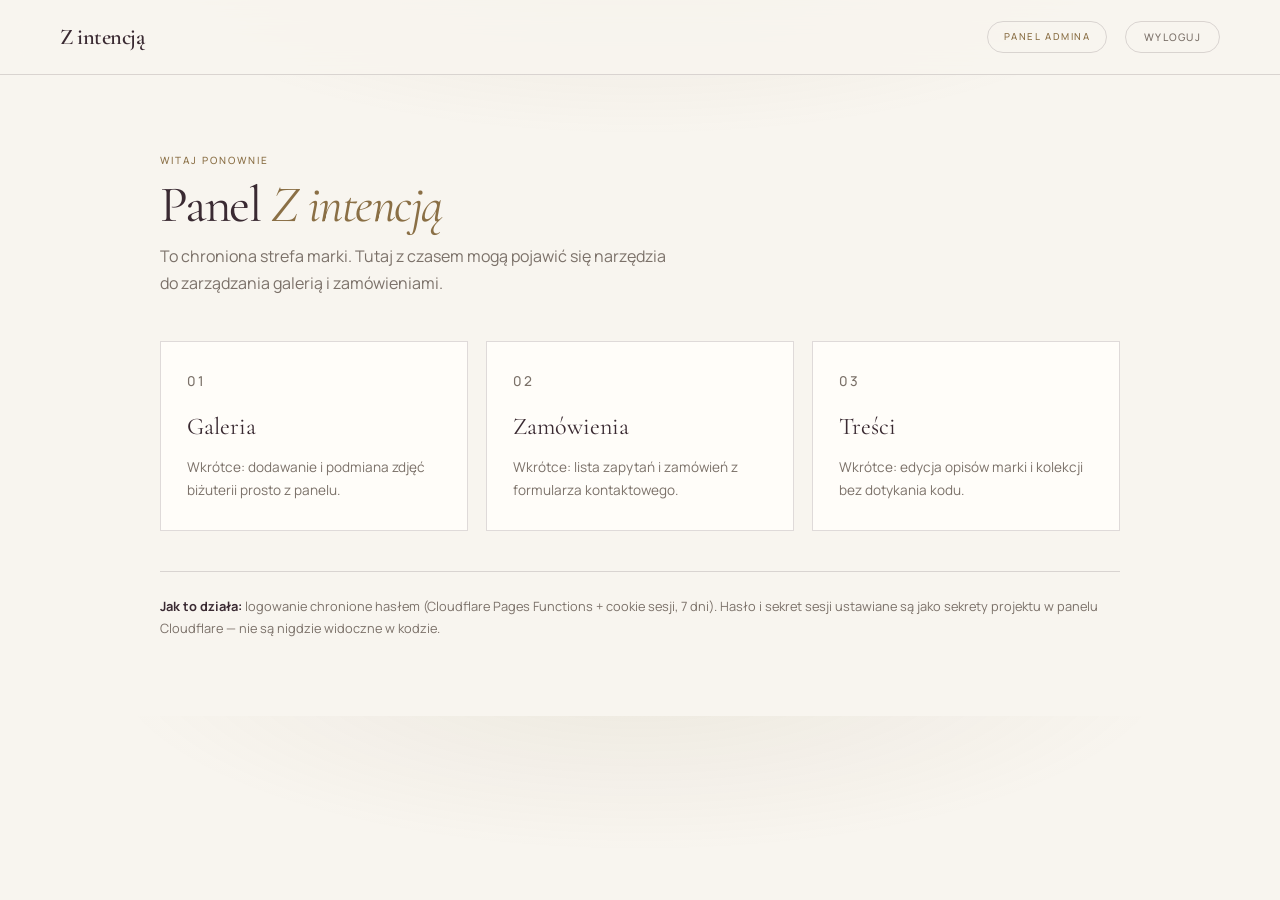
<file: admin/index.html>
<!DOCTYPE html>
<html lang="pl">
<head>
  <meta charset="UTF-8">
  <meta name="viewport" content="width=device-width, initial-scale=1.0">
  <title>Panel — Z intencją</title>
  <meta name="robots" content="noindex">
  <link rel="icon" href="/favicon.svg" type="image/svg+xml">
  <link href="https://fonts.googleapis.com/css2?family=Cormorant+Garamond:ital,wght@0,400;0,600;1,400&family=Manrope:wght@300;400;500;600&display=swap" rel="stylesheet">
  <style>
    :root {
      --bg: #f8f5ef;
      --wine: #3a2a32;
      --muted: #7b7169;
      --gold: #8a6f45;
      --border: rgba(58, 42, 50, 0.16);
      --bg-3: #fffdf9;
    }
    * { box-sizing: border-box; margin: 0; }
    body {
      background:
        radial-gradient(ellipse 70% 45% at 50% -8%, rgba(138, 111, 69, 0.10), transparent 60%),
        var(--bg);
      color: var(--wine);
      font-family: 'Manrope', sans-serif;
      line-height: 1.7;
      -webkit-font-smoothing: antialiased;
    }
    header {
      display: flex;
      justify-content: space-between;
      align-items: center;
      gap: 20px;
      padding: 18px clamp(20px, 5vw, 60px);
      border-bottom: 1px solid var(--border);
      background: rgba(248, 245, 239, 0.85);
      backdrop-filter: blur(14px);
      position: sticky;
      top: 0;
    }
    .brand {
      font-family: 'Cormorant Garamond', serif;
      font-size: 1.4rem;
      font-weight: 600;
      letter-spacing: -0.02em;
    }
    .header-right { display: flex; align-items: center; gap: 18px; }
    .badge {
      font-size: 0.6rem;
      font-weight: 500;
      letter-spacing: 0.16em;
      text-transform: uppercase;
      color: var(--gold);
      border: 1px solid var(--border);
      border-radius: 999px;
      padding: 7px 16px;
    }
    .logout {
      background: none;
      border: 1px solid var(--border);
      border-radius: 999px;
      padding: 8px 18px;
      font-family: inherit;
      font-size: 0.65rem;
      font-weight: 500;
      letter-spacing: 0.12em;
      text-transform: uppercase;
      color: var(--muted);
      cursor: pointer;
      transition: all 0.3s;
    }
    .logout:hover { background: var(--wine); border-color: var(--wine); color: var(--bg); }
    main {
      width: min(calc(100% - 40px), 960px);
      margin: 0 auto;
      padding-block: clamp(40px, 6vw, 80px);
    }
    .eyebrow {
      font-size: 0.625rem;
      font-weight: 500;
      letter-spacing: 0.2em;
      text-transform: uppercase;
      color: var(--gold);
      margin-bottom: 10px;
    }
    h1 {
      font-family: 'Cormorant Garamond', serif;
      font-size: clamp(2.2rem, 5vw, 3.2rem);
      font-weight: 400;
      letter-spacing: -0.03em;
      line-height: 1.05;
      margin-bottom: 10px;
    }
    h1 em { font-style: italic; color: var(--gold); }
    .lead { color: var(--muted); max-width: 52ch; margin-bottom: 44px; }
    .grid {
      display: grid;
      grid-template-columns: repeat(auto-fit, minmax(250px, 1fr));
      gap: 18px;
    }
    .card {
      background: var(--bg-3);
      border: 1px solid var(--border);
      padding: 28px 26px;
      transition: transform 0.35s cubic-bezier(0.22, 1, 0.36, 1), box-shadow 0.35s;
    }
    .card:hover { transform: translateY(-4px); box-shadow: 0 20px 44px rgba(58, 42, 50, 0.10); }
    .card-index {
      font-size: 0.625rem;
      font-weight: 500;
      letter-spacing: 0.18em;
      color: var(--gold);
      margin-bottom: 14px;
    }
    .card h2 {
      font-family: 'Cormorant Garamond', serif;
      font-size: 1.5rem;
      font-weight: 400;
      margin-bottom: 8px;
    }
    .card p { font-size: 0.85rem; color: var(--muted); }
    .card a { color: var(--gold); text-decoration: underline; text-underline-offset: 3px; }
    .note {
      margin-top: 40px;
      border-top: 1px solid var(--border);
      padding-top: 24px;
      font-size: 0.8rem;
      color: var(--muted);
    }
    .note strong { color: var(--wine); }
  </style>
</head>
<body>
  <header>
    <p class="brand">Z intencją</p>
    <div class="header-right">
      <span class="badge">panel admina</span>
      <button class="logout" data-logout>Wyloguj</button>
    </div>
  </header>

  <main>
    <p class="eyebrow">Witaj ponownie</p>
    <h1>Panel <em>Z intencją</em></h1>
    <p class="lead">
      To chroniona strefa marki. Tutaj z czasem mogą pojawić się narzędzia
      do zarządzania galerią i zamówieniami.
    </p>

    <div class="grid">
      <article class="card">
        <p class="card-index">01</p>
        <h2>Galeria</h2>
        <p>Wkrótce: dodawanie i podmiana zdjęć biżuterii prosto z panelu.</p>
      </article>
      <article class="card">
        <p class="card-index">02</p>
        <h2>Zamówienia</h2>
        <p>Wkrótce: lista zapytań i zamówień z formularza kontaktowego.</p>
      </article>
      <article class="card">
        <p class="card-index">03</p>
        <h2>Treści</h2>
        <p>Wkrótce: edycja opisów marki i kolekcji bez dotykania kodu.</p>
      </article>
    </div>

    <p class="note">
      <strong>Jak to działa:</strong> logowanie chronione hasłem (Cloudflare Pages
      Functions + cookie sesji, 7 dni). Hasło i sekret sesji ustawiane są jako
      sekrety projektu w panelu Cloudflare — nie są nigdzie widoczne w kodzie.
    </p>
  </main>

  <script>
    document.querySelector('[data-logout]').addEventListener('click', async () => {
      await fetch('/api/logout', { method: 'POST' });
      window.location.href = '/admin/login';
    });
  </script>
</body>
</html>
</file>
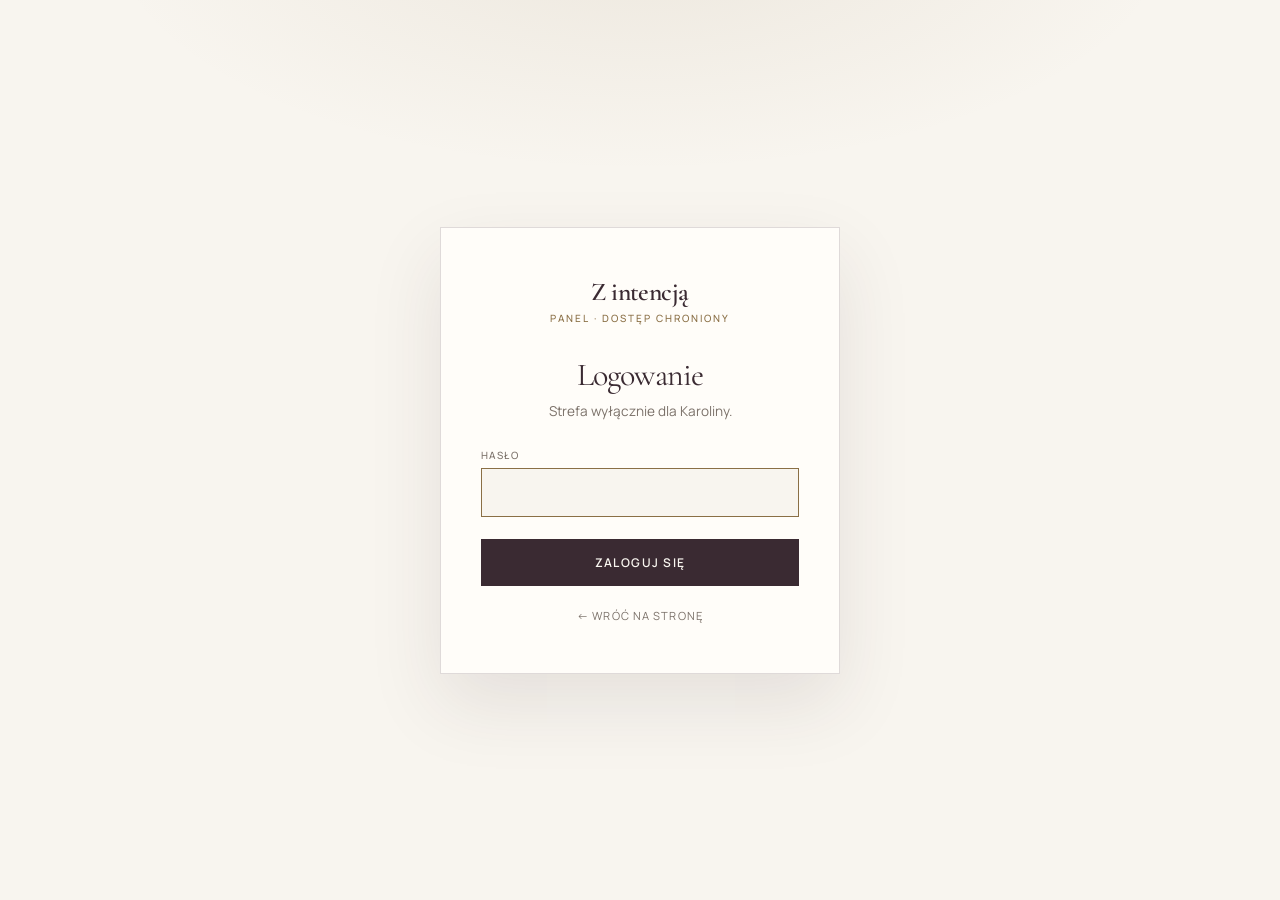
<file: admin/login.html>
<!DOCTYPE html>
<html lang="pl">
<head>
  <meta charset="UTF-8">
  <meta name="viewport" content="width=device-width, initial-scale=1.0">
  <title>Logowanie — Z intencją</title>
  <meta name="robots" content="noindex">
  <link rel="icon" href="/favicon.svg" type="image/svg+xml">
  <link href="https://fonts.googleapis.com/css2?family=Cormorant+Garamond:ital,wght@0,400;0,600;1,400&family=Manrope:wght@300;400;500;600&display=swap" rel="stylesheet">
  <style>
    :root {
      --bg: #f8f5ef;
      --wine: #3a2a32;
      --muted: #7b7169;
      --gold: #8a6f45;
      --border: rgba(58, 42, 50, 0.16);
    }
    * { box-sizing: border-box; margin: 0; }
    body {
      min-height: 100svh;
      display: grid;
      place-items: center;
      padding: 24px;
      background:
        radial-gradient(ellipse 70% 45% at 50% -8%, rgba(138, 111, 69, 0.10), transparent 60%),
        var(--bg);
      color: var(--wine);
      font-family: 'Manrope', sans-serif;
    }
    .card {
      width: min(100%, 400px);
      background: #fffdf9;
      border: 1px solid var(--border);
      padding: 48px 40px;
      text-align: center;
      box-shadow: 0 30px 70px rgba(58, 42, 50, 0.10);
    }
    .brand {
      font-family: 'Cormorant Garamond', serif;
      font-size: 1.6rem;
      font-weight: 600;
      letter-spacing: -0.02em;
      margin-bottom: 4px;
    }
    .eyebrow {
      font-size: 0.625rem;
      font-weight: 500;
      letter-spacing: 0.2em;
      text-transform: uppercase;
      color: var(--gold);
      margin-bottom: 30px;
    }
    h1 {
      font-family: 'Cormorant Garamond', serif;
      font-size: 2rem;
      font-weight: 400;
      letter-spacing: -0.03em;
      margin-bottom: 8px;
    }
    .lead { font-size: 0.85rem; color: var(--muted); margin-bottom: 28px; }
    form { display: grid; gap: 14px; }
    label {
      text-align: left;
      font-size: 0.625rem;
      font-weight: 500;
      letter-spacing: 0.14em;
      text-transform: uppercase;
      color: var(--muted);
    }
    input {
      margin-top: 6px;
      width: 100%;
      padding: 13px 16px;
      border: 1px solid var(--border);
      background: var(--bg);
      font-family: inherit;
      font-size: 0.95rem;
      color: var(--wine);
      outline: none;
      transition: border-color 0.3s;
    }
    input:focus { border-color: var(--gold); }
    button {
      margin-top: 8px;
      padding: 15px;
      border: 0;
      background: var(--wine);
      color: var(--bg);
      font-family: inherit;
      font-size: 0.75rem;
      font-weight: 600;
      letter-spacing: 0.12em;
      text-transform: uppercase;
      cursor: pointer;
      transition: background 0.3s;
    }
    button:hover { background: var(--gold); }
    button:disabled { opacity: 0.5; cursor: wait; }
    .error {
      display: none;
      font-size: 0.8rem;
      color: #a0433f;
    }
    .error.show { display: block; }
    .back {
      display: inline-block;
      margin-top: 22px;
      font-size: 0.7rem;
      letter-spacing: 0.1em;
      text-transform: uppercase;
      color: var(--muted);
      text-decoration: none;
    }
    .back:hover { color: var(--gold); }
  </style>
</head>
<body>
  <main class="card">
    <p class="brand">Z intencją</p>
    <p class="eyebrow">panel · dostęp chroniony</p>
    <h1>Logowanie</h1>
    <p class="lead">Strefa wyłącznie dla Karoliny.</p>

    <form data-login-form>
      <label>Hasło
        <input type="password" name="password" autocomplete="current-password" required autofocus>
      </label>
      <p class="error" data-error>Nieprawidłowe hasło. Spróbuj ponownie.</p>
      <button type="submit" data-submit>Zaloguj się</button>
    </form>

    <a class="back" href="/">← wróć na stronę</a>
  </main>

  <script>
    const form = document.querySelector('[data-login-form]');
    const errorEl = document.querySelector('[data-error]');
    const submit = document.querySelector('[data-submit]');

    form.addEventListener('submit', async (e) => {
      e.preventDefault();
      errorEl.classList.remove('show');
      submit.disabled = true;
      submit.textContent = 'Sprawdzam…';

      try {
        const res = await fetch('/api/login', {
          method: 'POST',
          headers: { 'Content-Type': 'application/json' },
          body: JSON.stringify({ password: form.password.value }),
        });
        if (res.ok) {
          window.location.href = '/admin';
          return;
        }
        errorEl.classList.add('show');
      } catch {
        errorEl.textContent = 'Błąd połączenia. Spróbuj ponownie.';
        errorEl.classList.add('show');
      } finally {
        submit.disabled = false;
        submit.textContent = 'Zaloguj się';
      }
    });
  </script>
</body>
</html>
</file>
